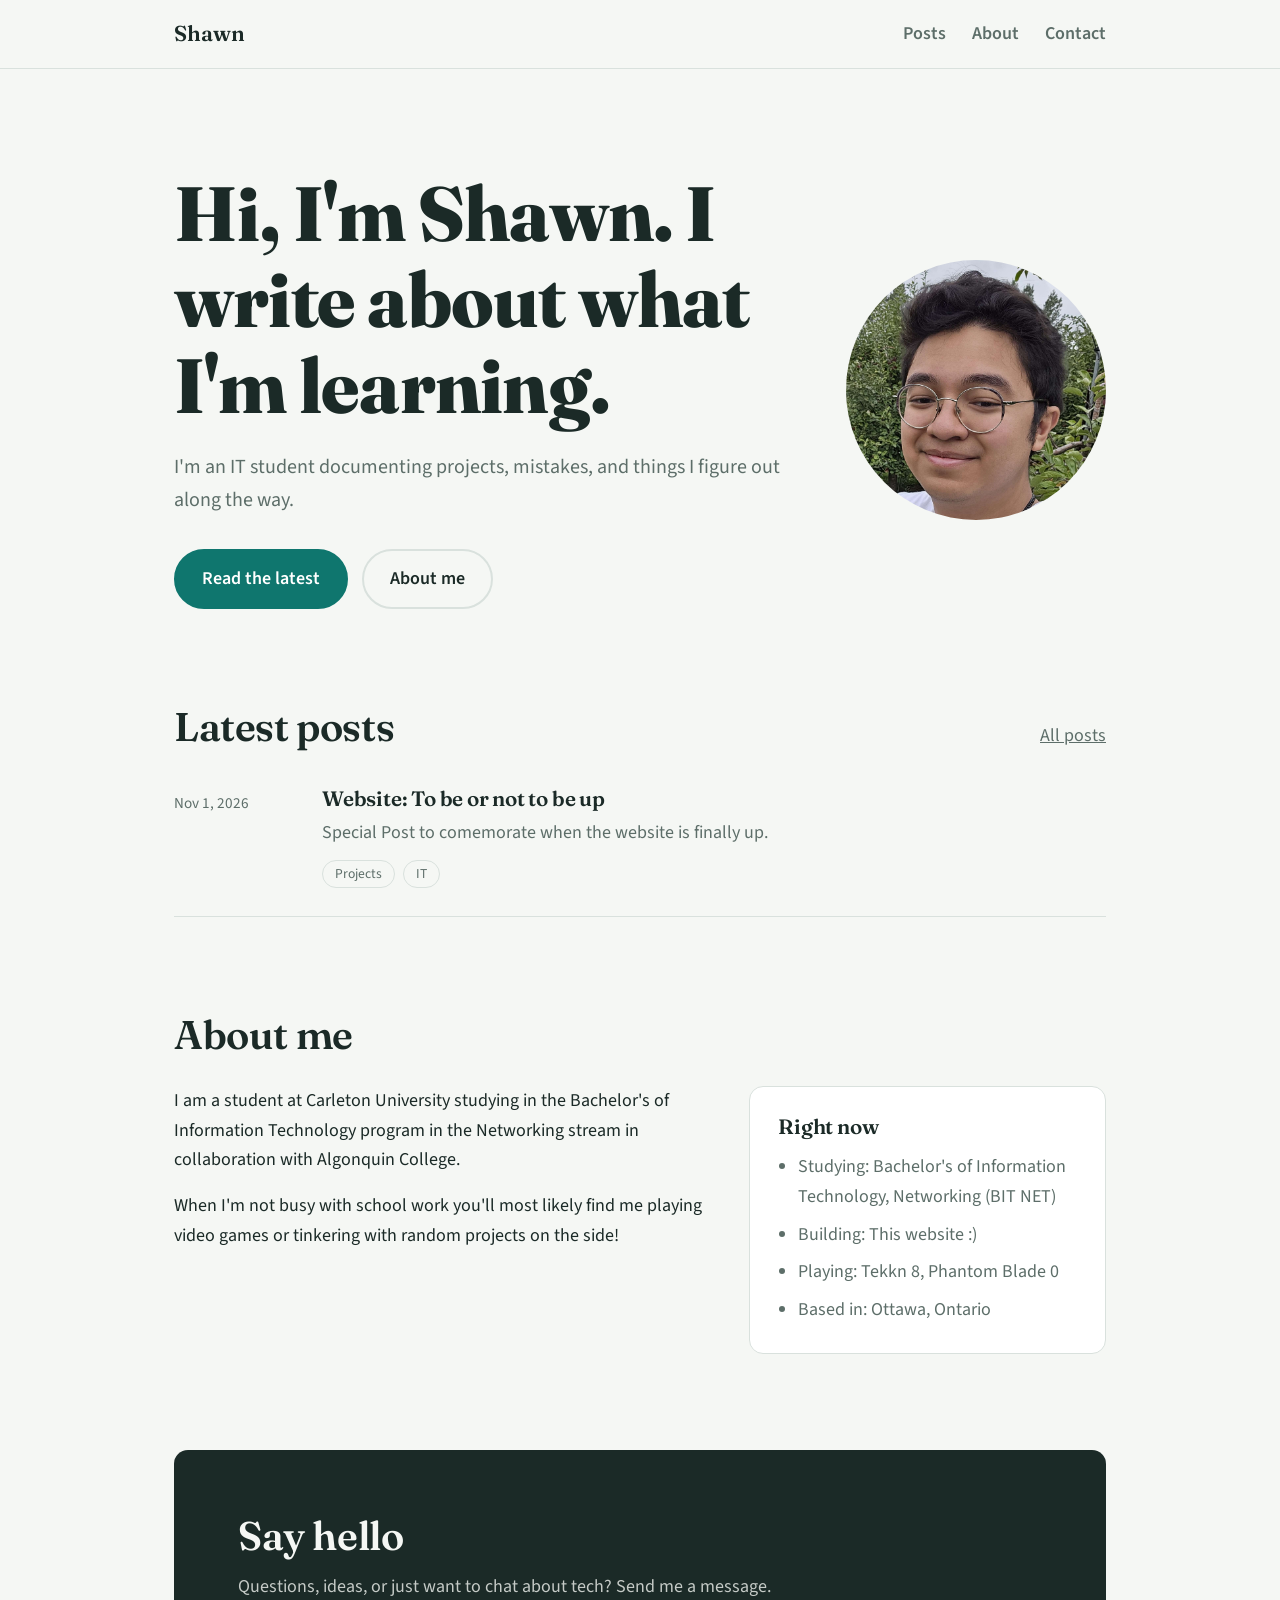
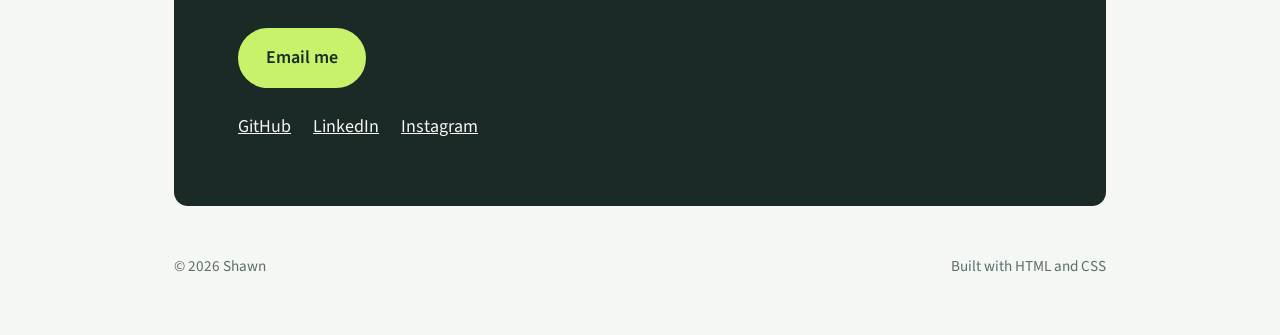
<file: index.html>
<!DOCTYPE html>
<html lang="en">
<head>
<meta charset="utf-8">
<meta name="viewport" content="width=device-width, initial-scale=1">
<meta author="Shawn Rae">
<title>Shawn Rae's Website</title>
<meta name="description" content="A personal blog by Shawn about IT, learning, and whatever I'm into right now.">
<link rel="preconnect" href="https://fonts.googleapis.com">
<link rel="preconnect" href="https://fonts.gstatic.com" crossorigin>
<link href="https://fonts.googleapis.com/css2?family=Fraunces:opsz,wght@9..144,600;9..144,800&family=Source+Sans+3:wght@400;600&display=swap" rel="stylesheet">
<link rel="stylesheet" href="style.css">
</head>
<body>

<header>
  <div class="wrap nav">
    <a class="logo" href="#top">Shawn</a>
    <nav aria-label="Main">
      <ul>
        <li><a href="#posts">Posts</a></li>
        <li><a href="#about">About</a></li>
        <li><a href="#contact">Contact</a></li>
      </ul>
    </nav>
  </div>
</header>

<main id="top">

<!-- Introduction -->
<div class="wrap intro">
  <div>
    <h1>Hi, I'm Shawn. I write about what I'm learning.</h1>
    <p class="lead">I'm an IT student documenting projects, mistakes, and things I figure out along the way.</p>
    <div class="actions">
      <a class="btn" href="#posts">Read the latest</a>
      <a class="btn ghost" href="#about">About me</a>
    </div>
  </div>
  <img class="avatar" src="Photos/face.jpg" alt="Photo of me"></div>
</div>

<!-- Post section (Make sure to maintain, probably will forget) -->
<section id="posts">
  <div class="wrap">
    <div class="section-head">
      <h2>Latest posts</h2>
      <a href="#" class="muted">All posts</a>
    </div>
    <ul class="posts">
      <li class="post">
        <time datetime="2026-11-01">Nov 1, 2026</time>
        <div>
          <h3><a href="website-up.html">Website: To be or not to be up</a></h3>
          <p>Special Post to comemorate when the website is finally up.</p>
          <span class="tag">Projects</span><span class="tag">IT</span>
        </div>
      </li>
    </ul>
  </div>
</section>

<!-- About me and What im currently up to -->
<section id="about">
  <div class="wrap">
    <h2 class="section-title">About me</h2>
    <div class="about">
      <div>
        <p>I am a student at Carleton University studying in the Bachelor's of Information Technology program in the Networking stream in collaboration with Algonquin College.</p>
        <p>When I'm not busy with school work you'll most likely find me playing video games or tinkering with random projects on the side!</p>
      </div>
      <aside class="now">
        <h3>Right now</h3>
        <ul>
          <li>Studying: Bachelor's of Information Technology, Networking (BIT NET)</li>
          <li>Building: This website :)</li>
          <li>Playing: Tekkn 8, Phantom Blade 0</li>
          <li>Based in: Ottawa, Ontario</li>
        </ul>
      </aside>
    </div>
  </div>
</section>

<!-- If people feel like contacting me lmfao -->
<section id="contact">
  <div class="wrap">
    <div class="contact">
      <h2>Say hello</h2>
      <p>Questions, ideas, or just want to chat about tech? Send me a message.</p>
      <a class="btn" href="mailto:shawndlopezrae@gmail.com">Email me</a>
      <div class="links">
        <a href="https://github.com/Sh1n0e">GitHub</a><a href="https://www.linkedin.com/in/shawn-rae-525b6616b/">LinkedIn</a><a href="https://www.instagram.com/shawn_rayes/">Instagram</a>
      </div>
    </div>
  </div>
</section>

</main>

<footer>
  <div class="wrap foot">
    <span>© 2026 Shawn</span>
    <span>Built with HTML and CSS</span>
  </div>
</footer>

</body>
</html>
</file>
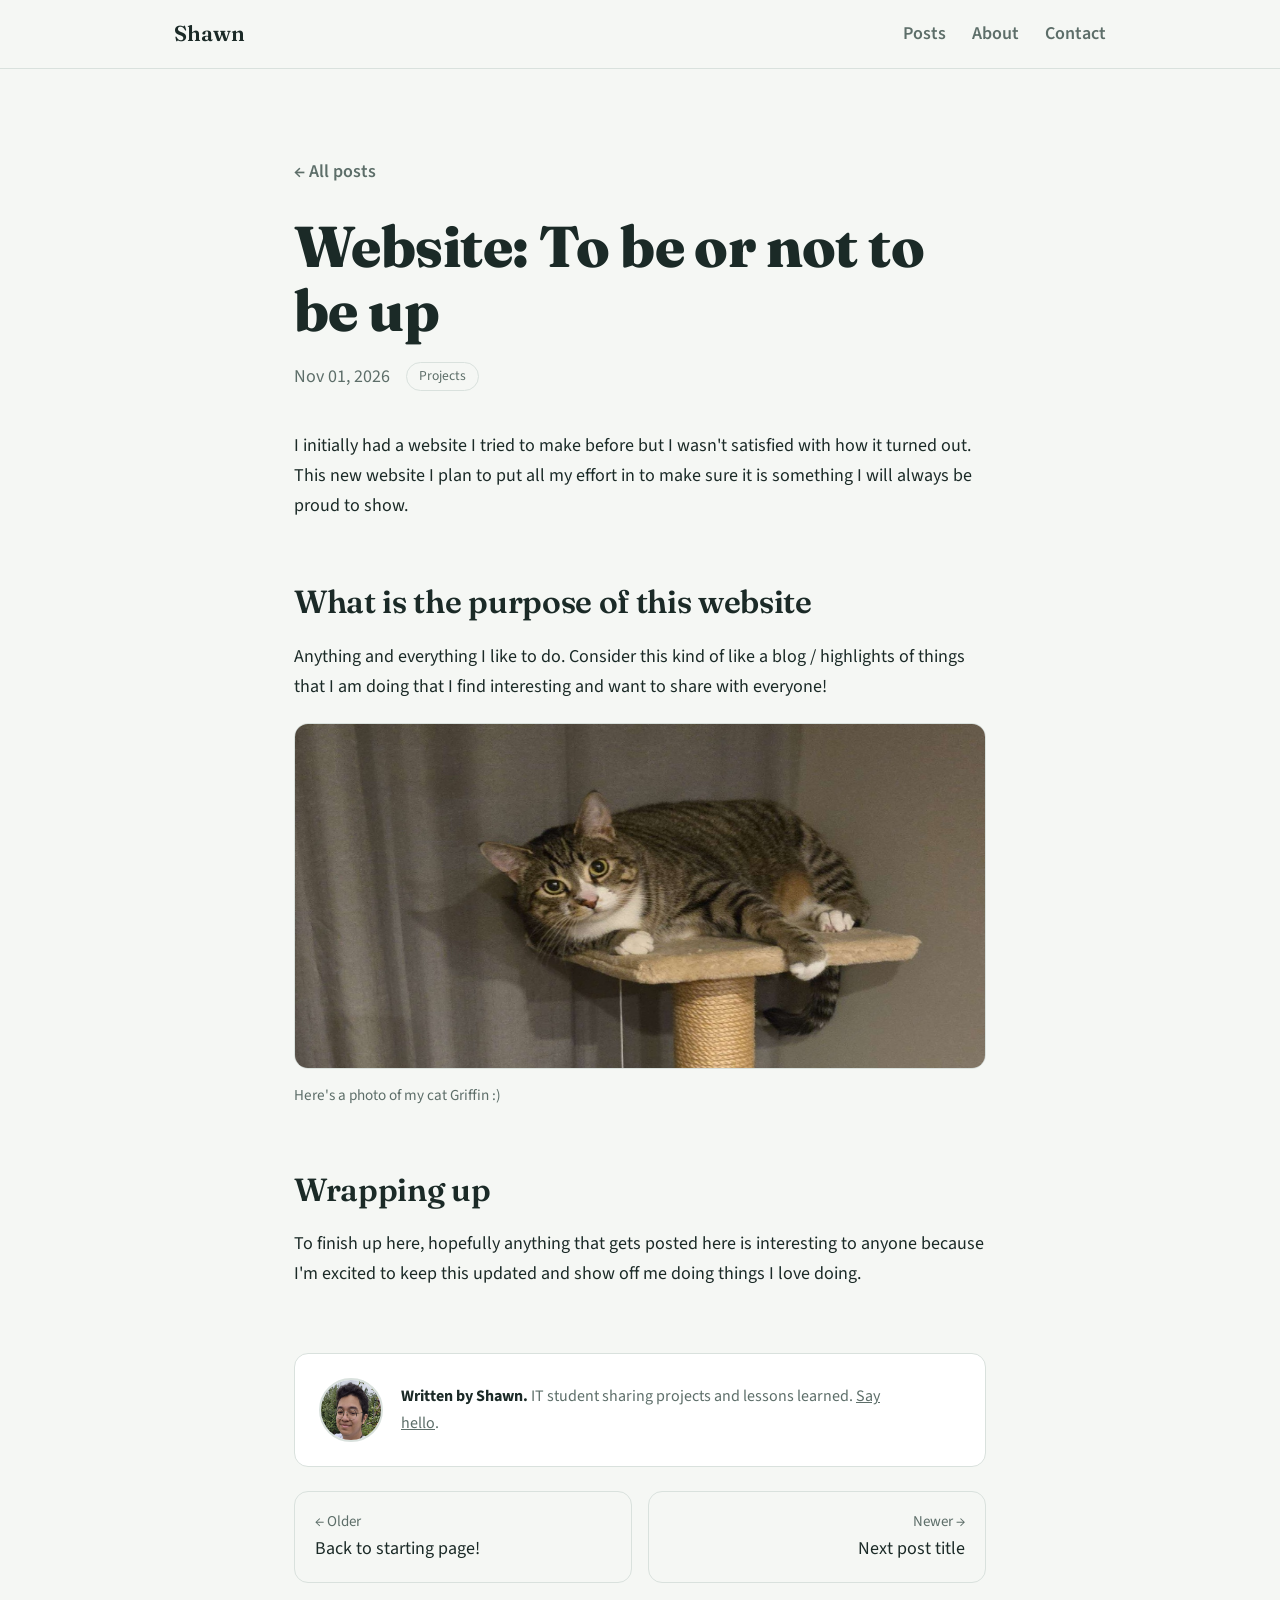
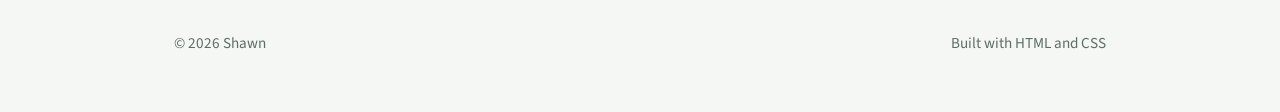
<file: website-up.html>
<!DOCTYPE html>
<html lang="en">
<head>
<meta charset="utf-8">
<meta name="viewport" content="width=device-width, initial-scale=1">
<title>Website Up!</title>
<meta name="description" content="One-sentence summary of this post.">
<link rel="preconnect" href="https://fonts.googleapis.com">
<link rel="preconnect" href="https://fonts.gstatic.com" crossorigin>
<link href="https://fonts.googleapis.com/css2?family=Fraunces:opsz,wght@9..144,600;9..144,800&family=Source+Sans+3:wght@400;600&display=swap" rel="stylesheet">
<link rel="stylesheet" href="style.css">
</head>
<body>

<header>
  <div class="wrap nav">
    <a class="logo" href="index.html">Shawn</a>
    <nav aria-label="Main">
      <ul>
        <li><a href="index.html#posts">Posts</a></li>
        <li><a href="index.html#about">About</a></li>
        <li><a href="index.html#contact">Contact</a></li>
      </ul>
    </nav>
  </div>
</header>

<main>
<article class="wrap narrow">

  <div class="article-head">
    <a class="back" href="index.html#posts">&larr; All posts</a>
    <h1>Website: To be or not to be up</h1>
    <div class="meta">
      <time datetime="2026-11-01">Nov 01, 2026</time>
      <span class="tag">Projects</span>
    </div>
  </div>

  <div class="prose">
    <p>I initially had a website I tried to make before but I wasn't satisfied with how it turned out. This new website I plan to put all my effort in to make sure it is something I will always be proud to show.</p>

    <h2>What is the purpose of this website</h2>
    <p>Anything and everything I like to do. Consider this kind of like a blog / highlights of things that I am doing that I find interesting and want to share with everyone!</p>

    <figure>
      <img class="figure-ph" role="img" src="Photos/cat.jpg" alt="Cat">
      <figcaption>Here's a photo of my cat Griffin :)</figcaption>
    </figure>

    <h2>Wrapping up</h2>
    <p>To finish up here, hopefully anything that gets posted here is interesting to anyone because I'm excited to keep this updated and show off me doing things I love doing.</p>
  </div>

  <!-- AUTHOR BOX -->
  <aside class="author">
    <img class="mini-avatar" role="img" src="Photos/face.jpg" alt="me"></div>
    <p><strong>Written by Shawn.</strong> IT student sharing projects and lessons learned. <a href="index.html#contact">Say hello</a>.</p>
  </aside>

  <!-- PREVIOUS / NEXT -->
  <nav class="post-nav" aria-label="More posts">
    <a class="prev" href="index.html"><small>&larr; Older</small>Back to starting page!</a>
    <a class="next" href="#"><small>Newer &rarr;</small>Next post title</a>
  </nav>

</article>
</main>

<footer>
  <div class="wrap foot">
    <span>© 2026 Shawn</span>
    <span>Built with HTML and CSS</span>
  </div>
</footer>

</body>
</html>
</file>
<file: style.css>
/* Colors and fonts (etc. etc)*/
:root {
  --bg: #f5f7f4;
  --surface: #ffffff;
  --text: #1b2a27;
  --muted: #5d6e69;
  --line: #d9e1dd;
  --accent: #0f766e;
  --accent-text: #ffffff;
  --highlight: #c9f26b;

  --font-display: "Fraunces", Georgia, "Times New Roman", serif;
  --font-body: "Source Sans 3", system-ui, -apple-system, "Segoe UI", sans-serif;

  --radius: 14px;
  --max: 980px;
  --space: clamp(56px, 8vw, 96px);
}
@media (prefers-color-scheme: dark) {
  :root {
    --bg: #101a18; --surface: #17241f; --text: #eaf1ee;
    --muted: #96a8a2; --line: #26382f; --accent: #4fd1c5; --accent-text: #101a18;
  }
}

/* Literally any basic stuff */
* { box-sizing: border-box; margin: 0; }
html { scroll-behavior: smooth; }
body { background: var(--bg); color: var(--text); font: 18px/1.65 var(--font-body); }
img, svg { max-width: 100%; display: block; }
a { color: inherit; }
:focus-visible { outline: 3px solid var(--accent); outline-offset: 3px; }
h1, h2, h3 { font-family: var(--font-display); line-height: 1.12; letter-spacing: -0.01em; }
h1 { font-size: clamp(2.6rem, 6.5vw, 4.8rem); font-weight: 800; }
h2 { font-size: clamp(1.8rem, 3.4vw, 2.5rem); font-weight: 600; }
h3 { font-size: 1.3rem; font-weight: 600; }
p { max-width: 62ch; }
.wrap { max-width: var(--max); margin: 0 auto; padding: 0 24px; }
section { padding: var(--space) 0 0; }
.muted { color: var(--muted); }

.btn { display: inline-block; padding: 13px 26px; border-radius: 999px; font-weight: 600; text-decoration: none;
  background: var(--accent); color: var(--accent-text); border: 2px solid var(--accent); }
.btn:hover { filter: brightness(1.1); }
.btn.ghost { background: transparent; color: var(--text); border-color: var(--line); }
.btn.ghost:hover { border-color: var(--text); filter: none; }

/* Navigation properties */
header { border-bottom: 1px solid var(--line); }
.nav { display: flex; align-items: center; justify-content: space-between; height: 68px; }
.logo { font-family: var(--font-display); font-weight: 800; font-size: 1.35rem; text-decoration: none; }
.nav ul { display: flex; gap: 26px; list-style: none; padding: 0; }
.nav a { text-decoration: none; font-weight: 600; color: var(--muted); }
.nav a:hover { color: var(--text); }
.nav .logo { color: var(--text); }

/* Introduction */
.intro { padding-top: clamp(48px, 8vw, 104px); display: grid; gap: 48px; grid-template-columns: 1fr 260px; align-items: center; }
.intro h1 span { background: linear-gradient(transparent 62%, var(--highlight) 62%); color: #1b2a27; }
.intro p.lead { margin: 22px 0 32px; font-size: 1.25rem; color: var(--muted); }
.intro .actions { display: flex; gap: 14px; flex-wrap: wrap; }
.avatar { padding:0; object-fit:cover}
img.avatar {
  width: 260px;
  height: auto;
  aspect-ratio: 1 / 1;
  border-radius: 50%;
  object-fit: cover;
  object-position: top;
  padding: 0;
}
@media (max-width: 760px) { .intro { grid-template-columns: 1fr; } .avatar { width: 160px; order: -1; } }

/* Post section in main page */
.section-head { display: flex; justify-content: space-between; align-items: baseline; margin-bottom: 8px; flex-wrap: wrap; gap: 8px; }
.posts { list-style: none; padding: 0; }
.post { display: grid; grid-template-columns: 120px 1fr; gap: 8px 28px; padding: 28px 0; border-bottom: 1px solid var(--line); }
.post time { color: var(--muted); font-size: 0.95rem; padding-top: 4px; }
.post h3 a { text-decoration: none; }
.post h3 a:hover { color: var(--accent); }
.post p { margin-top: 8px; color: var(--muted); }
.tag { display: inline-block; margin-top: 12px; margin-right: 8px; padding: 2px 12px; border: 1px solid var(--line);
  border-radius: 999px; font-size: 0.85rem; color: var(--muted); }
@media (max-width: 640px) { .post { grid-template-columns: 1fr; } }

/* About Page shenanigans */
.about { display: grid; gap: 40px; grid-template-columns: 3fr 2fr; }
.about p + p { margin-top: 16px; }
.now { background: var(--surface); border: 1px solid var(--line); border-radius: var(--radius); padding: 28px; align-self: start; }
.now h3 { margin-bottom: 14px; }
.now ul { padding-left: 20px; display: grid; gap: 8px; color: var(--muted); }
@media (max-width: 760px) { .about { grid-template-columns: 1fr; } }

/* Contact section */
.contact { background: var(--text); color: var(--bg); border-radius: var(--radius); padding: clamp(32px, 6vw, 64px); }
.contact p { margin: 14px 0 26px; color: color-mix(in srgb, var(--bg) 78%, transparent); }
.contact .btn { background: var(--highlight); border-color: var(--highlight); color: #1b2a27; }
.links { display: flex; gap: 22px; flex-wrap: wrap; margin-top: 24px; }
.links a { color: var(--bg); }

/* Footers */
footer { padding: 48px 0 56px; color: var(--muted); font-size: 0.95rem; }
.foot { display: flex; justify-content: space-between; flex-wrap: wrap; gap: 12px; }

/* Extras */
.section-title { margin-bottom: 28px; }

/* Styling for each post*/
.wrap.narrow { max-width: 740px; }
.back { display: inline-block; margin-bottom: 28px; color: var(--muted); text-decoration: none; font-weight: 600; }
.back:hover { color: var(--text); }
.article-head { padding-top: clamp(40px, 7vw, 88px); }
.article-head h1 { font-size: clamp(2.2rem, 5vw, 3.6rem); }
.article-head .meta { margin-top: 18px; color: var(--muted); display: flex; flex-wrap: wrap; gap: 6px 16px; align-items: center; }
.article-head .tag { margin: 0; }

.prose { padding-top: 40px; }
.prose figcaption + h2 {margin-top:1.3em; }
.prose > * + * { margin-top: 1.2em; }
.prose h2 { margin-top: 2em; font-size: clamp(1.5rem, 3vw, 2rem); }
.prose h3 { margin-top: 1.6em; }
.prose p { max-width: none; }
.prose a { color: var(--accent); text-underline-offset: 3px; }
.prose ul, .prose ol { padding-left: 1.4em; display: grid; gap: 6px; }
.prose blockquote { border-left: 4px solid var(--highlight); padding: 4px 0 4px 22px; font-family: var(--font-display);
  font-size: 1.3rem; line-height: 1.4; color: var(--text); }
.prose code { font-family: ui-monospace, "SF Mono", Consolas, monospace; font-size: 0.9em;
  background: var(--surface); border: 1px solid var(--line); border-radius: 6px; padding: 1px 6px; }
.prose pre { background: var(--surface); border: 1px solid var(--line); border-radius: var(--radius);
  padding: 20px; overflow-x: auto; line-height: 1.5; }
.prose pre code { background: none; border: 0; padding: 0; }
.prose figure img, .figure-ph { width: 100%; border-radius: var(--radius); border: 1px solid var(--line); }
.figure-ph { aspect-ratio: 16 / 8; display: grid; place-items: center; color: var(--muted); font-weight: 600;
  background: repeating-linear-gradient(45deg, var(--surface), var(--surface) 14px, var(--bg) 14px, var(--bg) 28px); }
.prose figcaption { margin-top: 14px; font-size: 0.95rem; color: var(--muted); }

.author { display: flex; gap: 18px; align-items: center; margin-top: 64px; padding: 24px;
  background: var(--surface); border: 1px solid var(--line); border-radius: var(--radius); }
.author .mini-avatar { flex: none; width: 64px; height: 64px; border-radius: 50%; background: var(--bg);
  border: 2px solid var(--line); }
.author p { color: var(--muted); font-size: 1rem; }
.author strong { color: var(--text); }

.post-nav { display: grid; grid-template-columns: 1fr 1fr; gap: 16px; margin-top: 24px; }
.post-nav a { display: block; padding: 18px 20px; border: 1px solid var(--line); border-radius: var(--radius);
  text-decoration: none; }
.post-nav a:hover { border-color: var(--accent); }
.post-nav small { display: block; color: var(--muted); }
.post-nav .next { text-align: right; }
@media (max-width: 560px) { .post-nav { grid-template-columns: 1fr; } .post-nav .next { text-align: left; } }
</file>
